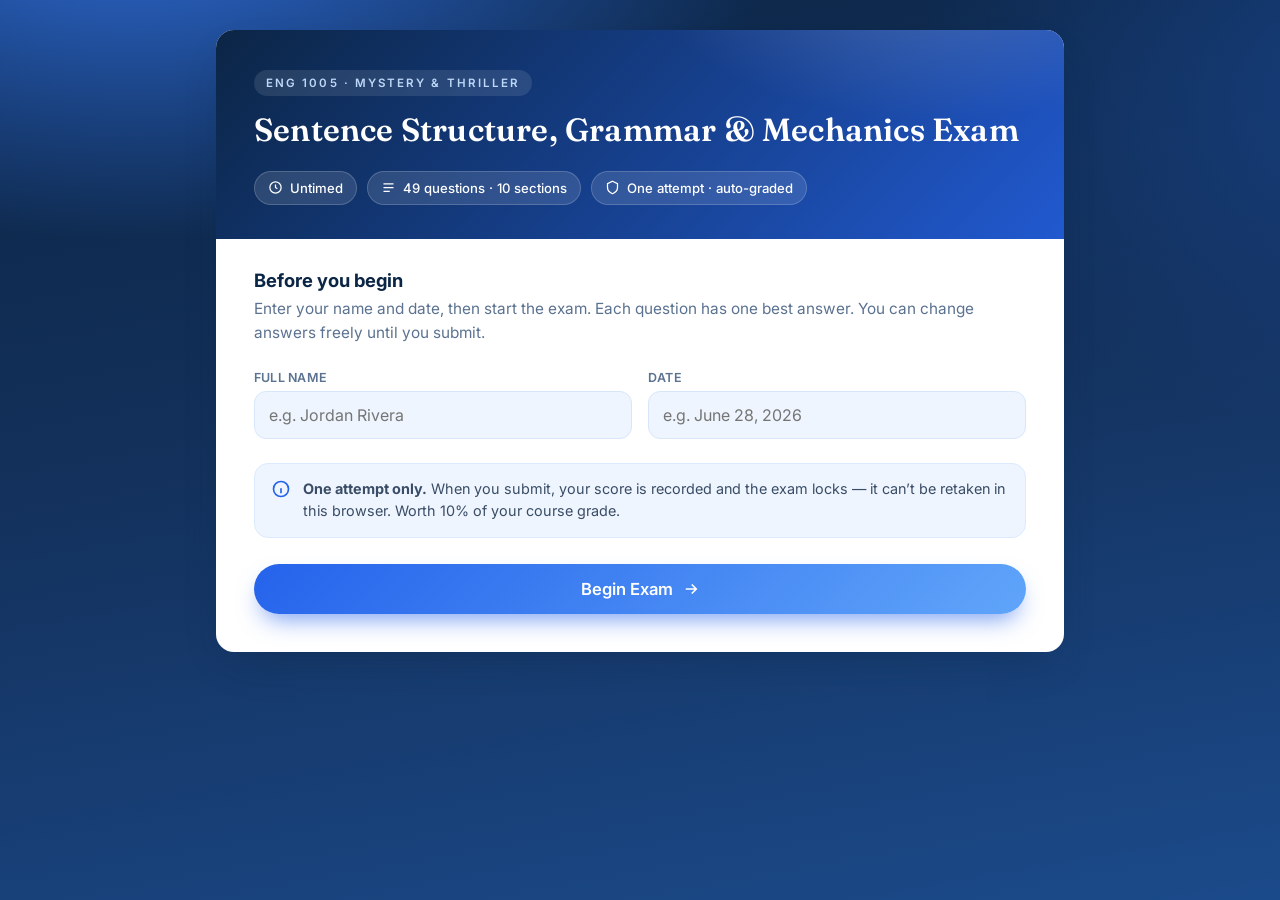
<file: index.html>
<!DOCTYPE html>
<html lang="en">
<head>
<meta charset="UTF-8">
<meta name="viewport" content="width=device-width, initial-scale=1.0">
<title>ENG 1005 · Grammar &amp; Mechanics Exam</title>
<link rel="preconnect" href="https://fonts.googleapis.com">
<link rel="preconnect" href="https://fonts.gstatic.com" crossorigin>
<link href="https://fonts.googleapis.com/css2?family=Inter:wght@400;500;600;700;800&family=Fraunces:opsz,wght@9..144,500;9..144,600&display=swap" rel="stylesheet">
<link rel="stylesheet" href="css/styles.css">
</head>
<body>
<div class="shell">

  <!-- ===================== START SCREEN ===================== -->
  <div id="screen-start" class="panel fade-in">
    <div class="hero">
      <span class="eyebrow">ENG 1005 · Mystery &amp; Thriller</span>
      <h1>Sentence Structure, Grammar &amp; Mechanics Exam</h1>
      <div class="pill-row">
        <span class="pill"><svg viewBox="0 0 24 24" fill="none" stroke="currentColor" stroke-width="2"><circle cx="12" cy="12" r="9"/><path d="M12 7v5l3 2"/></svg> Untimed</span>
        <span class="pill"><svg viewBox="0 0 24 24" fill="none" stroke="currentColor" stroke-width="2"><path d="M4 6h16M4 12h16M4 18h10"/></svg> 49 questions · 10 sections</span>
        <span class="pill"><svg viewBox="0 0 24 24" fill="none" stroke="currentColor" stroke-width="2"><path d="M12 2l8 4v6c0 5-3.5 8-8 10-4.5-2-8-5-8-10V6z"/></svg> One attempt · auto-graded</span>
      </div>
    </div>
    <div class="start-body">
      <div id="lock-on-start"></div>
      <h2>Before you begin</h2>
      <p class="lead">Enter your name and date, then start the exam. Each question has one best answer. You can change answers freely until you submit.</p>
      <div class="field-grid">
        <div class="field"><label for="studentName">Full name</label><input id="studentName" type="text" placeholder="e.g. Jordan Rivera" autocomplete="off"></div>
        <div class="field"><label for="examDate">Date</label><input id="examDate" type="text" placeholder="e.g. June 28, 2026" autocomplete="off"></div>
      </div>
      <div class="note">
        <svg viewBox="0 0 24 24" fill="none" stroke="currentColor" stroke-width="2"><circle cx="12" cy="12" r="9"/><path d="M12 8h.01M11 12h1v4h1"/></svg>
        <span><strong>One attempt only.</strong> When you submit, your score is recorded and the exam locks — it can’t be retaken in this browser. Worth 10% of your course grade.</span>
      </div>
      <button id="beginBtn" class="btn btn-primary btn-block">Begin Exam
        <svg viewBox="0 0 24 24" width="18" height="18" fill="none" stroke="currentColor" stroke-width="2.2"><path d="M5 12h14M13 6l6 6-6 6"/></svg>
      </button>
    </div>
  </div>

  <!-- ===================== EXAM SCREEN ===================== -->
  <div id="screen-exam" class="hidden">
    <div class="topbar">
      <span class="who" id="barWho">Exam in progress</span>
      <div class="track"><span id="trackFill"></span></div>
      <span class="count" id="barCount">0 / 0</span>
    </div>
    <form id="examForm"></form>
    <div class="warn" id="warn"></div>
    <div class="submit-wrap">
      <button type="button" id="submitBtn" class="btn btn-primary">Submit Exam
        <svg viewBox="0 0 24 24" width="18" height="18" fill="none" stroke="currentColor" stroke-width="2.2"><path d="M20 6L9 17l-5-5"/></svg>
      </button>
    </div>
    <footer>ENG 1005 · Writing About Mystery &amp; Thriller</footer>
  </div>

  <!-- ===================== RESULT SCREEN ===================== -->
  <div id="screen-result" class="hidden">
    <div class="lock-banner" id="resultLock">
      <svg viewBox="0 0 24 24" fill="none" stroke="currentColor" stroke-width="2"><rect x="4" y="10" width="16" height="11" rx="2"/><path d="M8 10V7a4 4 0 0 1 8 0v3"/></svg>
      <span>Your exam has been submitted and recorded. It cannot be retaken in this browser.</span>
    </div>
    <div class="panel fade-in">
      <div class="result-head">
        <div class="who" id="resWho"></div>
        <div class="meta" id="resMeta"></div>
        <div class="ring-wrap">
          <svg width="170" height="170" viewBox="0 0 170 170">
            <circle class="ring-bg" cx="85" cy="85" r="74"/>
            <circle class="ring-fg" id="ringFg" cx="85" cy="85" r="74"/>
          </svg>
          <div class="ring-label"><div class="pct" id="resPct">0<small>%</small></div><div class="lbl">Score</div></div>
        </div>
        <div class="grade-word" id="resGrade"></div>
      </div>
      <div class="breakdown">
        <h4>Section breakdown</h4>
        <div id="breakdown"></div>
      </div>
      <div class="result-actions">
        <button class="btn btn-ghost" id="reviewBtn">Review my answers</button>
      </div>
    </div>
    <footer>ENG 1005 · Writing About Mystery &amp; Thriller</footer>
  </div>

</div>

<!-- Question bank (course material) loads first, then the app logic -->
<script src="js/questions.js"></script>
<script src="js/app.js"></script>
</body>
</html>
</file>
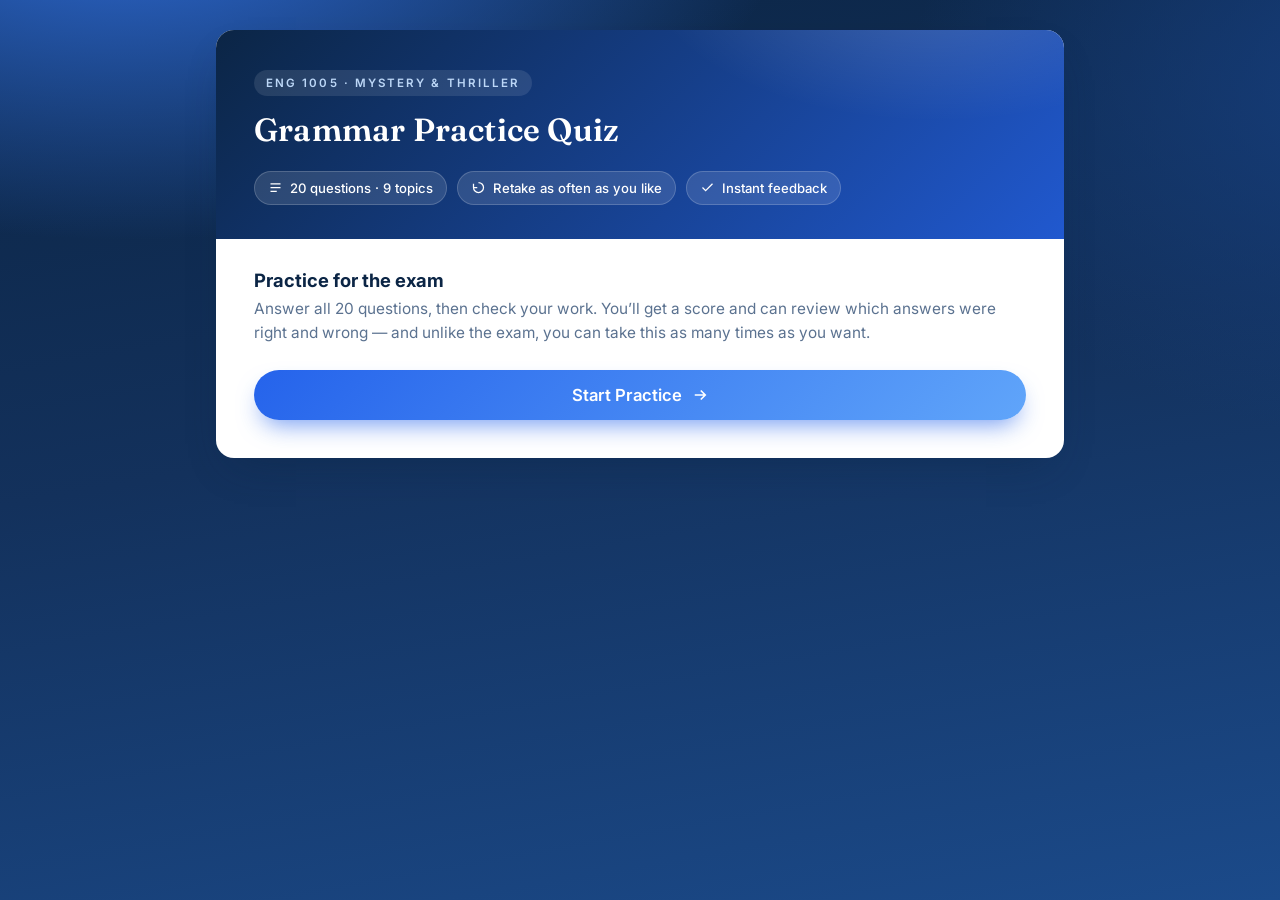
<file: practice.html>
<!DOCTYPE html>
<html lang="en">
<head>
<meta charset="UTF-8">
<meta name="viewport" content="width=device-width, initial-scale=1.0">
<title>ENG 1005 · Practice Quiz</title>
<link rel="preconnect" href="https://fonts.googleapis.com">
<link rel="preconnect" href="https://fonts.gstatic.com" crossorigin>
<link href="https://fonts.googleapis.com/css2?family=Inter:wght@400;500;600;700;800&family=Fraunces:opsz,wght@9..144,500;9..144,600&display=swap" rel="stylesheet">
<link rel="stylesheet" href="css/styles.css">
</head>
<body>
<div class="shell">

  <!-- ===================== START SCREEN ===================== -->
  <div id="screen-start" class="panel fade-in">
    <div class="hero">
      <span class="eyebrow">ENG 1005 · Mystery &amp; Thriller</span>
      <h1>Grammar Practice Quiz</h1>
      <div class="pill-row">
        <span class="pill"><svg viewBox="0 0 24 24" fill="none" stroke="currentColor" stroke-width="2"><path d="M4 6h16M4 12h16M4 18h10"/></svg> 20 questions · 9 topics</span>
        <span class="pill"><svg viewBox="0 0 24 24" fill="none" stroke="currentColor" stroke-width="2"><path d="M4 12a8 8 0 1 0 8-8M4 12V6M4 12h6"/></svg> Retake as often as you like</span>
        <span class="pill"><svg viewBox="0 0 24 24" fill="none" stroke="currentColor" stroke-width="2"><path d="M20 6L9 17l-5-5"/></svg> Instant feedback</span>
      </div>
    </div>
    <div class="start-body">
      <h2>Practice for the exam</h2>
      <p class="lead">Answer all 20 questions, then check your work. You’ll get a score and can review which answers were right and wrong — and unlike the exam, you can take this as many times as you want.</p>
      <button id="beginBtn" class="btn btn-primary btn-block">Start Practice
        <svg viewBox="0 0 24 24" width="18" height="18" fill="none" stroke="currentColor" stroke-width="2.2"><path d="M5 12h14M13 6l6 6-6 6"/></svg>
      </button>
    </div>
  </div>

  <!-- ===================== QUIZ SCREEN ===================== -->
  <div id="screen-exam" class="hidden">
    <div class="topbar">
      <span class="who" id="barWho">Practice in progress</span>
      <div class="track"><span id="trackFill"></span></div>
      <span class="count" id="barCount">0 / 0</span>
    </div>
    <form id="examForm"></form>
    <div class="warn" id="warn"></div>
    <div class="submit-wrap">
      <button type="button" id="submitBtn" class="btn btn-primary">Check My Answers
        <svg viewBox="0 0 24 24" width="18" height="18" fill="none" stroke="currentColor" stroke-width="2.2"><path d="M20 6L9 17l-5-5"/></svg>
      </button>
    </div>
    <footer>ENG 1005 · Writing About Mystery &amp; Thriller</footer>
  </div>

  <!-- ===================== RESULT SCREEN ===================== -->
  <div id="screen-result" class="hidden">
    <div class="panel fade-in">
      <div class="result-head">
        <div class="who" id="resWho"></div>
        <div class="meta" id="resMeta"></div>
        <div class="ring-wrap">
          <svg width="170" height="170" viewBox="0 0 170 170">
            <circle class="ring-bg" cx="85" cy="85" r="74"/>
            <circle class="ring-fg" id="ringFg" cx="85" cy="85" r="74"/>
          </svg>
          <div class="ring-label"><div class="pct" id="resPct">0<small>%</small></div><div class="lbl">Score</div></div>
        </div>
        <div class="grade-word" id="resGrade"></div>
      </div>
      <div class="breakdown">
        <h4>Topic breakdown</h4>
        <div id="breakdown"></div>
      </div>
      <div class="result-actions">
        <button class="btn btn-ghost" id="reviewBtn">Review my answers</button>
        <button class="btn btn-primary" id="retakeBtn">Try again</button>
      </div>
    </div>
    <footer>ENG 1005 · Writing About Mystery &amp; Thriller</footer>
  </div>

</div>

<script src="js/practice-questions.js"></script>
<script src="js/practice-app.js"></script>
</body>
</html>
</file>
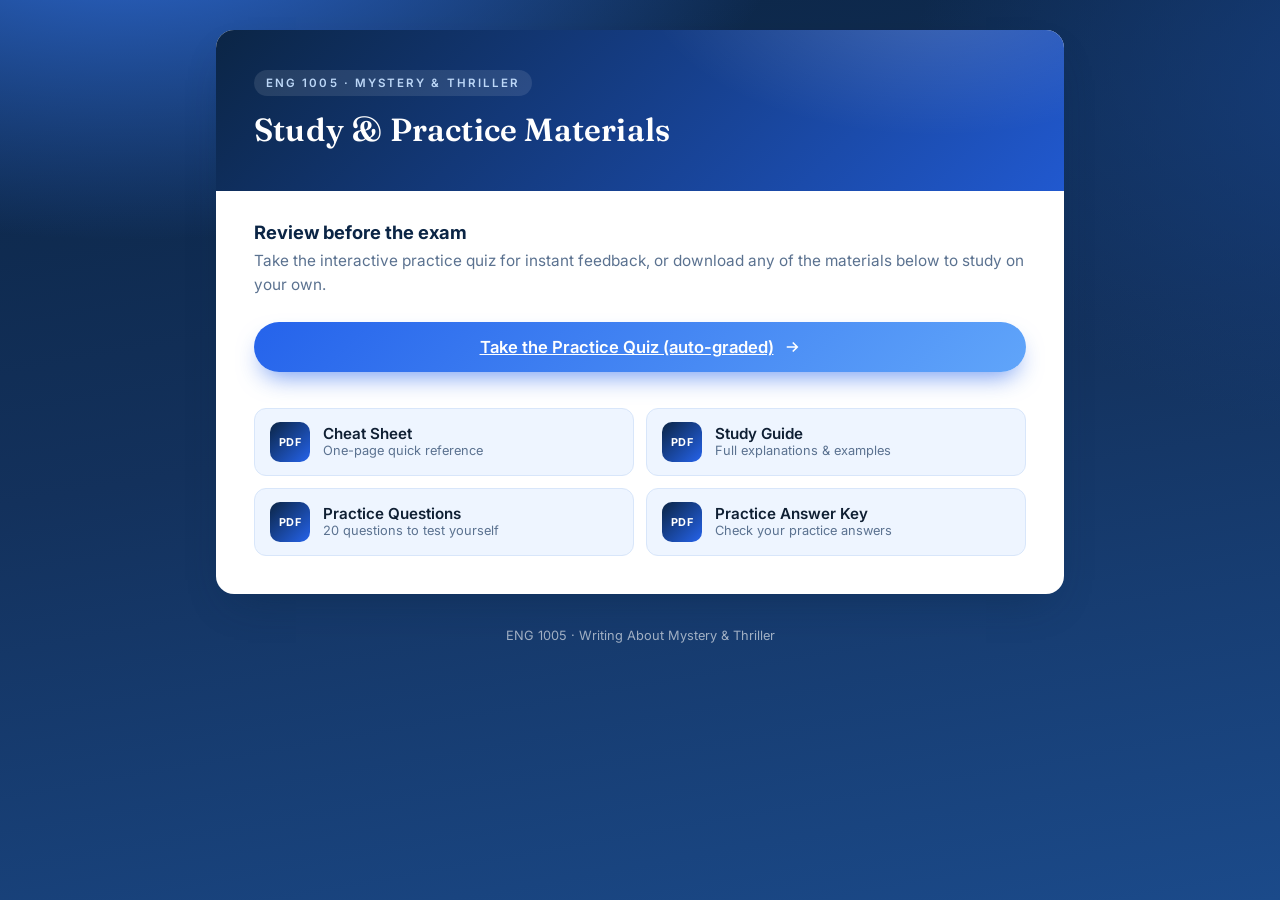
<file: study.html>
<!DOCTYPE html>
<html lang="en">
<head>
<meta charset="UTF-8">
<meta name="viewport" content="width=device-width, initial-scale=1.0">
<title>ENG 1005 · Study &amp; Practice Materials</title>
<link rel="preconnect" href="https://fonts.googleapis.com">
<link rel="preconnect" href="https://fonts.gstatic.com" crossorigin>
<link href="https://fonts.googleapis.com/css2?family=Inter:wght@400;500;600;700;800&family=Fraunces:opsz,wght@9..144,500;9..144,600&display=swap" rel="stylesheet">
<link rel="stylesheet" href="css/styles.css">
</head>
<body>
<div class="shell">

  <div class="panel fade-in">
    <div class="hero">
      <span class="eyebrow">ENG 1005 · Mystery &amp; Thriller</span>
      <h1>Study &amp; Practice Materials</h1>
    </div>
    <div class="start-body">
      <h2>Review before the exam</h2>
      <p class="lead">Take the interactive practice quiz for instant feedback, or download any of the materials below to study on your own.</p>
      <a href="practice.html" class="btn btn-primary btn-block" style="margin-bottom:22px;">Take the Practice Quiz (auto-graded)
        <svg viewBox="0 0 24 24" width="18" height="18" fill="none" stroke="currentColor" stroke-width="2.2"><path d="M5 12h14M13 6l6 6-6 6"/></svg>
      </a>
      <div class="resources" style="margin-top:8px;border-top:none;padding-top:0;">
        <div class="res-grid">
          <a class="res" href="ENG1005-Cheat-Sheet.pdf" target="_blank" rel="noopener">
            <span class="ic">PDF</span>
            <span class="rtext"><span class="rt">Cheat Sheet</span><span class="rs">One-page quick reference</span></span>
          </a>
          <a class="res" href="ENG1005-Study-Guide.pdf" target="_blank" rel="noopener">
            <span class="ic">PDF</span>
            <span class="rtext"><span class="rt">Study Guide</span><span class="rs">Full explanations &amp; examples</span></span>
          </a>
          <a class="res" href="ENG1005-Practice-Questions.pdf" target="_blank" rel="noopener">
            <span class="ic">PDF</span>
            <span class="rtext"><span class="rt">Practice Questions</span><span class="rs">20 questions to test yourself</span></span>
          </a>
          <a class="res" href="ENG1005-Practice-Answer-Key.pdf" target="_blank" rel="noopener">
            <span class="ic">PDF</span>
            <span class="rtext"><span class="rt">Practice Answer Key</span><span class="rs">Check your practice answers</span></span>
          </a>
        </div>
      </div>
    </div>
  </div>

  <footer>ENG 1005 · Writing About Mystery &amp; Thriller</footer>
</div>
</body>
</html>
</file>
<file: css/styles.css>
/* ============================================================
   ENG 1005 · Mystery & Thriller — Grammar & Mechanics Exam
   Stylesheet (blue theme)
   ============================================================ */
:root{
  --navy:#0b2545;
  --navy-2:#13315c;
  --blue:#1f6feb;
  --blue-600:#2563eb;
  --blue-500:#3b82f6;
  --blue-400:#60a5fa;
  --sky:#bcd7f7;
  --ice:#eef5ff;
  --ice-2:#dceafe;
  --ink:#0f1f33;
  --muted:#5b7290;
  --line:#d8e6fa;
  --good:#15803d;
  --good-bg:#e7f7ec;
  --good-line:#79c894;
  --bad:#c2382c;
  --bad-bg:#fdeceb;
  --bad-line:#eb9b94;
  --card:#ffffff;
  --shadow:0 18px 40px -18px rgba(11,37,69,.45);
  --shadow-sm:0 6px 18px -8px rgba(11,37,69,.35);
  --radius:18px;
}
*{box-sizing:border-box;}
html{scroll-behavior:smooth;}
body{
  margin:0;
  font-family:"Inter",system-ui,-apple-system,Segoe UI,Roboto,Helvetica,Arial,sans-serif;
  color:var(--ink);
  background:
    radial-gradient(1200px 600px at 10% -10%, #2f6bd6 0%, transparent 55%),
    radial-gradient(1000px 700px at 110% 10%, #163e7d 0%, transparent 50%),
    linear-gradient(170deg,#0b2545 0%,#13315c 45%,#1b4a8a 100%);
  background-attachment:fixed;
  min-height:100vh;
  -webkit-font-smoothing:antialiased;
}
.shell{max-width:880px;margin:0 auto;padding:30px 16px 90px;}

/* ---------- Cards / panels ---------- */
.panel{background:var(--card);border-radius:var(--radius);box-shadow:var(--shadow);overflow:hidden;}
.hero{position:relative;padding:40px 38px 34px;background:linear-gradient(135deg,var(--navy) 0%,var(--blue-600) 120%);color:#fff;}
.hero::after{content:"";position:absolute;inset:0;background:radial-gradient(420px 220px at 85% -30%,rgba(255,255,255,.18),transparent 70%);pointer-events:none;}
.eyebrow{display:inline-block;font-size:.72rem;letter-spacing:.18em;text-transform:uppercase;font-weight:600;color:var(--sky);background:rgba(255,255,255,.1);padding:6px 12px;border-radius:999px;margin-bottom:16px;}
.hero h1{font-family:"Fraunces","Inter",serif;font-weight:600;font-size:2rem;line-height:1.15;margin:0 0 8px;letter-spacing:.2px;}
.hero p.sub{margin:0;font-size:1.02rem;opacity:.92;font-weight:500;}
.pill-row{display:flex;flex-wrap:wrap;gap:10px;margin-top:22px;}
.pill{display:inline-flex;align-items:center;gap:7px;font-size:.82rem;font-weight:500;background:rgba(255,255,255,.12);border:1px solid rgba(255,255,255,.18);padding:8px 13px;border-radius:999px;}
.pill svg{width:15px;height:15px;}

/* ---------- Start screen ---------- */
.start-body{padding:30px 38px 38px;}
.start-body h2{font-size:1.15rem;margin:0 0 6px;color:var(--navy);}
.start-body .lead{color:var(--muted);margin:0 0 24px;font-size:.96rem;line-height:1.6;}
.field-grid{display:grid;grid-template-columns:1fr 1fr;gap:16px;margin-bottom:8px;}
@media(max-width:560px){.field-grid{grid-template-columns:1fr;}}
.field label{display:block;font-size:.78rem;font-weight:600;color:var(--muted);margin-bottom:6px;letter-spacing:.02em;text-transform:uppercase;}
.field input{width:100%;border:1.6px solid var(--line);border-radius:12px;padding:13px 14px;font-size:1rem;font-family:inherit;color:var(--ink);background:var(--ice);transition:.15s;}
.field input:focus{outline:none;border-color:var(--blue-500);background:#fff;box-shadow:0 0 0 4px rgba(59,130,246,.15);}
.note{display:flex;gap:12px;align-items:flex-start;margin:24px 0 26px;padding:14px 16px;background:var(--ice);border:1px solid var(--ice-2);border-radius:14px;font-size:.9rem;color:#3a4d66;line-height:1.55;}
.note svg{flex:0 0 auto;width:20px;height:20px;color:var(--blue-600);margin-top:1px;}

/* ---------- Study materials / resource links ---------- */
.resources{margin-top:30px;border-top:1px solid var(--line);padding-top:24px;}
.resources h2{font-size:1.1rem;margin:0 0 4px;color:var(--navy);}
.res-grid{display:grid;grid-template-columns:1fr 1fr;gap:12px;margin-top:14px;}
@media(max-width:560px){.res-grid{grid-template-columns:1fr;}}
.res{display:flex;align-items:center;gap:13px;padding:13px 15px;border:1.6px solid var(--line);border-radius:12px;text-decoration:none;color:var(--ink);background:var(--ice);transition:.14s;}
.res:hover{border-color:var(--blue-500);background:#fff;box-shadow:var(--shadow-sm);transform:translateY(-1px);}
.res .ic{flex:0 0 auto;width:40px;height:40px;border-radius:10px;background:linear-gradient(135deg,var(--navy),var(--blue-600));color:#fff;display:grid;place-items:center;font-weight:700;font-size:.68rem;letter-spacing:.05em;}
.res .rtext{display:flex;flex-direction:column;line-height:1.3;}
.res .rt{font-weight:600;font-size:.95rem;}
.res .rs{font-size:.8rem;color:var(--muted);}

/* ---------- Buttons ---------- */
.btn{appearance:none;border:none;cursor:pointer;font-family:inherit;font-weight:600;border-radius:999px;transition:.16s;display:inline-flex;align-items:center;justify-content:center;gap:9px;}
.btn-primary{background:linear-gradient(135deg,var(--blue-600),var(--blue-400));color:#fff;font-size:1.04rem;padding:15px 34px;box-shadow:0 12px 24px -8px rgba(37,99,235,.65);}
.btn-primary:hover{transform:translateY(-2px);box-shadow:0 16px 30px -8px rgba(37,99,235,.7);}
.btn-primary:active{transform:translateY(0);}
.btn-primary:disabled{background:#9fb4d4;cursor:not-allowed;box-shadow:none;transform:none;}
.btn-block{width:100%;}
.btn-ghost{background:#fff;color:var(--blue-600);border:1.6px solid var(--line);font-size:.92rem;padding:11px 22px;}
.btn-ghost:hover{border-color:var(--blue-400);background:var(--ice);}

/* ---------- Sticky progress ---------- */
.topbar{position:sticky;top:0;z-index:40;backdrop-filter:blur(10px);background:rgba(255,255,255,.86);border-bottom:1px solid var(--line);box-shadow:var(--shadow-sm);border-radius:14px;margin-bottom:18px;padding:12px 18px;display:flex;align-items:center;gap:16px;}
.topbar .who{font-weight:600;font-size:.9rem;color:var(--navy);white-space:nowrap;overflow:hidden;text-overflow:ellipsis;max-width:38%;}
.track{flex:1;height:9px;border-radius:999px;background:var(--ice-2);overflow:hidden;}
.track > span{display:block;height:100%;width:0;border-radius:999px;background:linear-gradient(90deg,var(--blue-600),var(--blue-400));transition:width .35s ease;}
.count{font-size:.84rem;font-weight:600;color:var(--muted);white-space:nowrap;}

/* ---------- Sections & questions ---------- */
.qsec{margin:16px 0;}
.sec-head{display:flex;align-items:center;gap:12px;margin:26px 4px 12px;}
.sec-badge{flex:0 0 auto;width:34px;height:34px;border-radius:10px;display:grid;place-items:center;background:linear-gradient(135deg,var(--navy),var(--blue-600));color:#fff;font-weight:700;font-family:"Fraunces",serif;}
.sec-head h3{margin:0;color:#fff;font-size:1.08rem;font-weight:600;}
.sec-dir-card{background:rgba(255,255,255,.92);border-left:4px solid var(--blue-500);border-radius:0 12px 12px 0;padding:11px 16px;margin:0 0 14px;font-size:.9rem;color:#3a4d66;line-height:1.55;}
.passage{background:#fff;border:1px solid var(--line);border-left:4px solid var(--blue-500);border-radius:0 12px 12px 0;padding:14px 18px;margin:0 0 16px;font-style:italic;color:#33485f;line-height:1.6;box-shadow:var(--shadow-sm);}
.q{background:var(--card);border:1px solid var(--line);border-radius:16px;padding:18px 20px;margin:12px 0;box-shadow:var(--shadow-sm);transition:.18s;scroll-margin-top:90px;}
.q.answered{border-color:var(--blue-400);}
.stem{font-weight:600;font-size:1rem;margin-bottom:14px;line-height:1.5;display:flex;gap:10px;}
.stem .num{flex:0 0 auto;min-width:26px;height:26px;padding:0 7px;border-radius:8px;background:var(--ice-2);color:var(--blue-600);font-size:.85rem;font-weight:700;display:inline-grid;place-items:center;}
.opts{display:flex;flex-direction:column;gap:9px;}
.opt{display:flex;gap:13px;align-items:center;padding:12px 15px;border-radius:12px;border:1.6px solid var(--line);background:#fff;cursor:pointer;transition:.14s;font-size:.97rem;line-height:1.45;}
.opt:hover{border-color:var(--blue-400);background:var(--ice);}
.opt input{position:absolute;opacity:0;pointer-events:none;}
.opt .marker{flex:0 0 auto;width:26px;height:26px;border-radius:50%;border:2px solid var(--sky);display:grid;place-items:center;font-weight:700;font-size:.8rem;color:var(--blue-600);background:#fff;transition:.14s;}
.opt.sel{border-color:var(--blue-500);background:linear-gradient(0deg,var(--ice),#fff);box-shadow:0 0 0 3px rgba(59,130,246,.13);}
.opt.sel .marker{background:var(--blue-600);border-color:var(--blue-600);color:#fff;}
.opt .txt{flex:1;}
.opt.correct{border-color:var(--good-line);background:var(--good-bg);}
.opt.correct .marker{background:var(--good);border-color:var(--good);color:#fff;}
.opt.wrong{border-color:var(--bad-line);background:var(--bad-bg);}
.opt.wrong .marker{background:var(--bad);border-color:var(--bad);color:#fff;}
.opt.locked{cursor:default;}
.opt.locked:hover{background:#fff;}
.opt.locked.correct:hover{background:var(--good-bg);}
.opt.locked.wrong:hover{background:var(--bad-bg);}
.opt .tag{margin-left:auto;font-size:.72rem;font-weight:700;letter-spacing:.04em;text-transform:uppercase;padding:3px 9px;border-radius:999px;}
.opt.correct .tag{background:var(--good);color:#fff;}
.opt.wrong .tag{background:var(--bad);color:#fff;}

.submit-wrap{text-align:center;margin:34px 0 6px;}
.warn{color:#ffd9d4;font-size:.9rem;text-align:center;margin-top:14px;min-height:1.2em;font-weight:500;}

/* ---------- Result ---------- */
.result-head{padding:38px 38px 30px;text-align:center;background:linear-gradient(135deg,var(--navy),var(--blue-600));color:#fff;position:relative;}
.ring-wrap{width:170px;height:170px;margin:6px auto 18px;position:relative;}
.ring-wrap svg{transform:rotate(-90deg);}
.ring-bg{fill:none;stroke:rgba(255,255,255,.22);stroke-width:14;}
.ring-fg{fill:none;stroke:#fff;stroke-width:14;stroke-linecap:round;transition:stroke-dashoffset 1.1s cubic-bezier(.2,.8,.25,1);}
.ring-label{position:absolute;inset:0;display:flex;flex-direction:column;align-items:center;justify-content:center;}
.ring-label .pct{font-size:2.5rem;font-weight:800;line-height:1;font-family:"Fraunces",serif;}
.ring-label .pct small{font-size:1.3rem;font-weight:700;}
.ring-label .lbl{font-size:.74rem;letter-spacing:.16em;text-transform:uppercase;opacity:.85;margin-top:5px;}
.result-head .who{font-size:1.05rem;font-weight:600;margin-bottom:2px;}
.result-head .meta{font-size:.92rem;opacity:.9;}
.result-head .grade-word{display:inline-block;margin-top:14px;font-size:.82rem;font-weight:700;letter-spacing:.05em;text-transform:uppercase;background:rgba(255,255,255,.16);border:1px solid rgba(255,255,255,.25);padding:7px 16px;border-radius:999px;}
.breakdown{padding:24px 30px 8px;}
.breakdown h4{margin:0 0 14px;font-size:.78rem;letter-spacing:.12em;text-transform:uppercase;color:var(--muted);}
.brow{display:flex;align-items:center;gap:12px;padding:9px 0;border-bottom:1px solid var(--ice-2);}
.brow:last-child{border-bottom:none;}
.brow .bname{flex:1;font-size:.9rem;font-weight:500;color:var(--ink);}
.brow .bbar{flex:0 0 120px;height:7px;border-radius:999px;background:var(--ice-2);overflow:hidden;}
.brow .bbar > span{display:block;height:100%;border-radius:999px;background:linear-gradient(90deg,var(--blue-600),var(--blue-400));}
.brow .bscore{flex:0 0 54px;text-align:right;font-size:.86rem;font-weight:700;color:var(--navy);}
.result-actions{padding:18px 30px 30px;display:flex;gap:12px;justify-content:center;flex-wrap:wrap;}

.lock-banner{display:flex;gap:12px;align-items:center;background:rgba(255,255,255,.93);border:1px solid var(--sky);border-radius:14px;padding:14px 18px;margin-bottom:18px;color:var(--navy);font-size:.94rem;box-shadow:var(--shadow-sm);}
.lock-banner svg{flex:0 0 auto;width:22px;height:22px;color:var(--blue-600);}

footer{text-align:center;font-size:.8rem;color:rgba(255,255,255,.6);margin-top:34px;}
.hidden{display:none !important;}
.fade-in{animation:fade .45s ease both;}
@keyframes fade{from{opacity:0;transform:translateY(8px);}to{opacity:1;transform:none;}}
</file>
